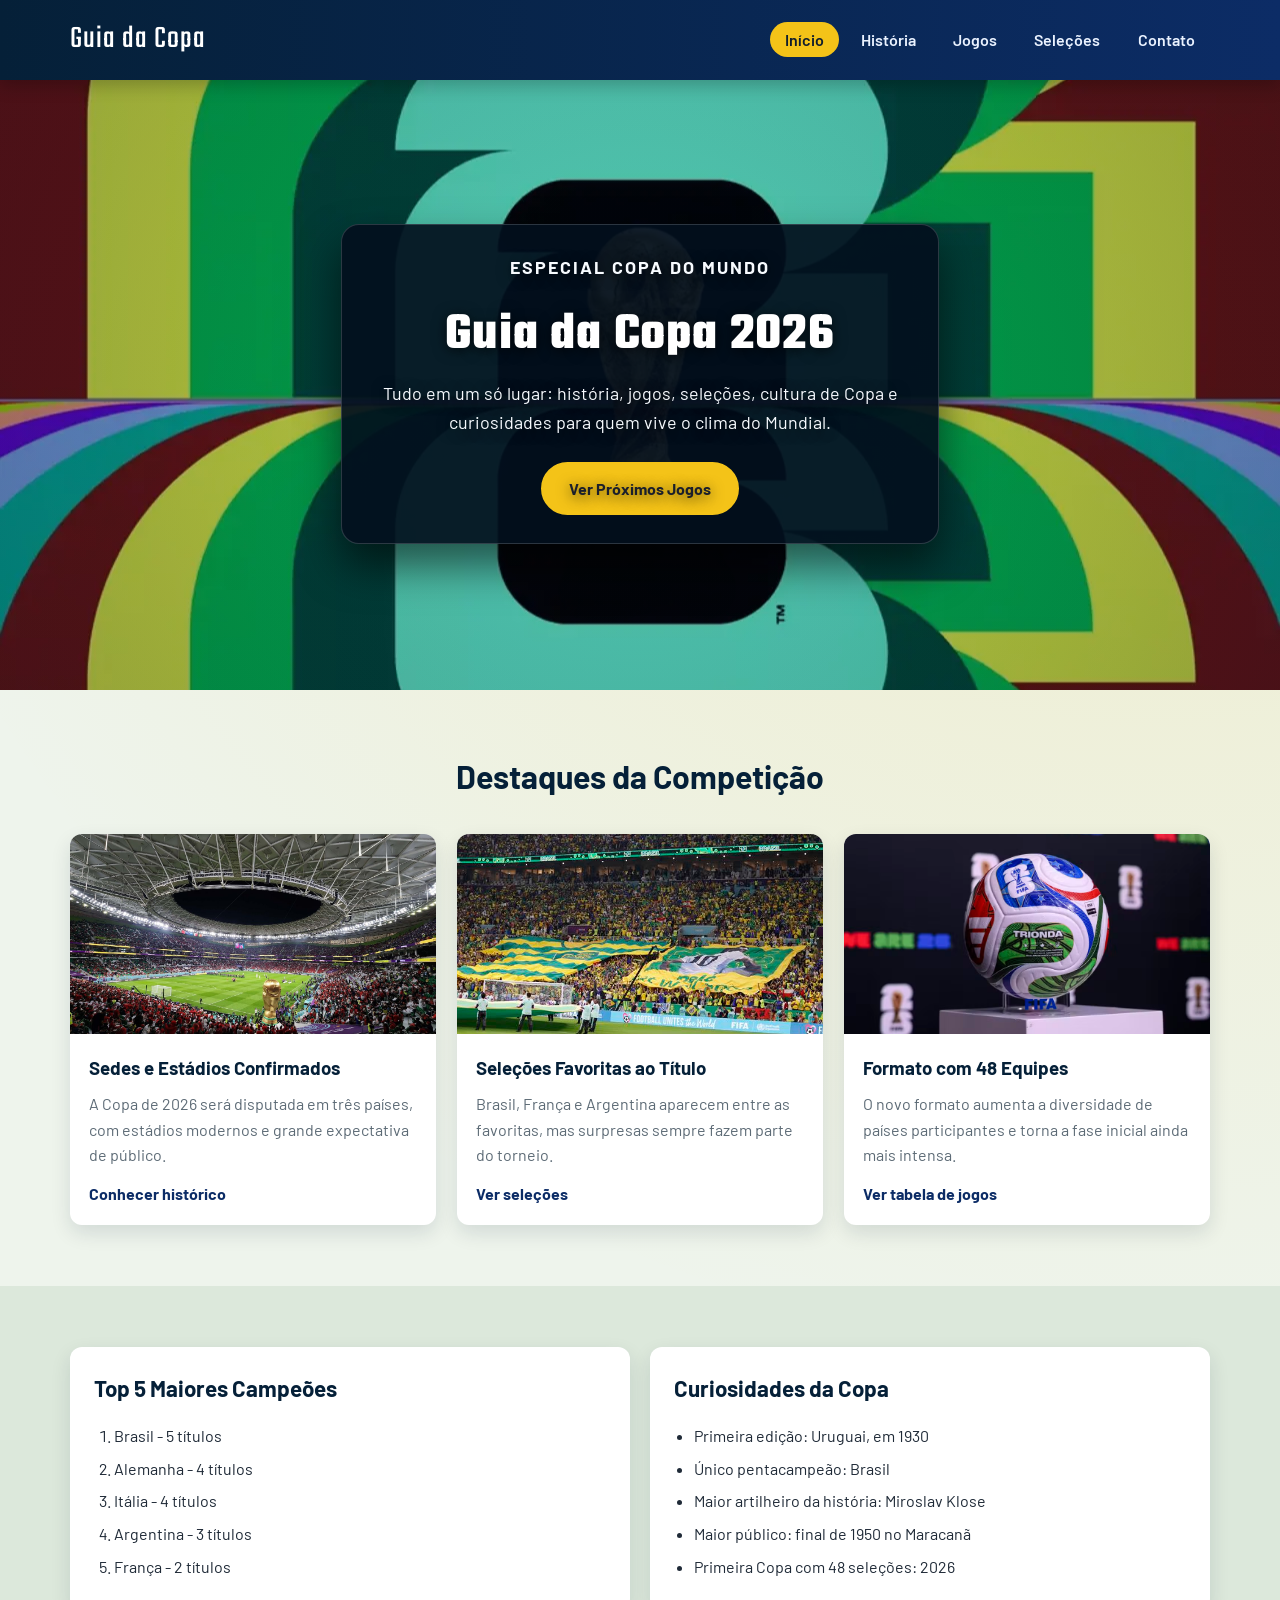
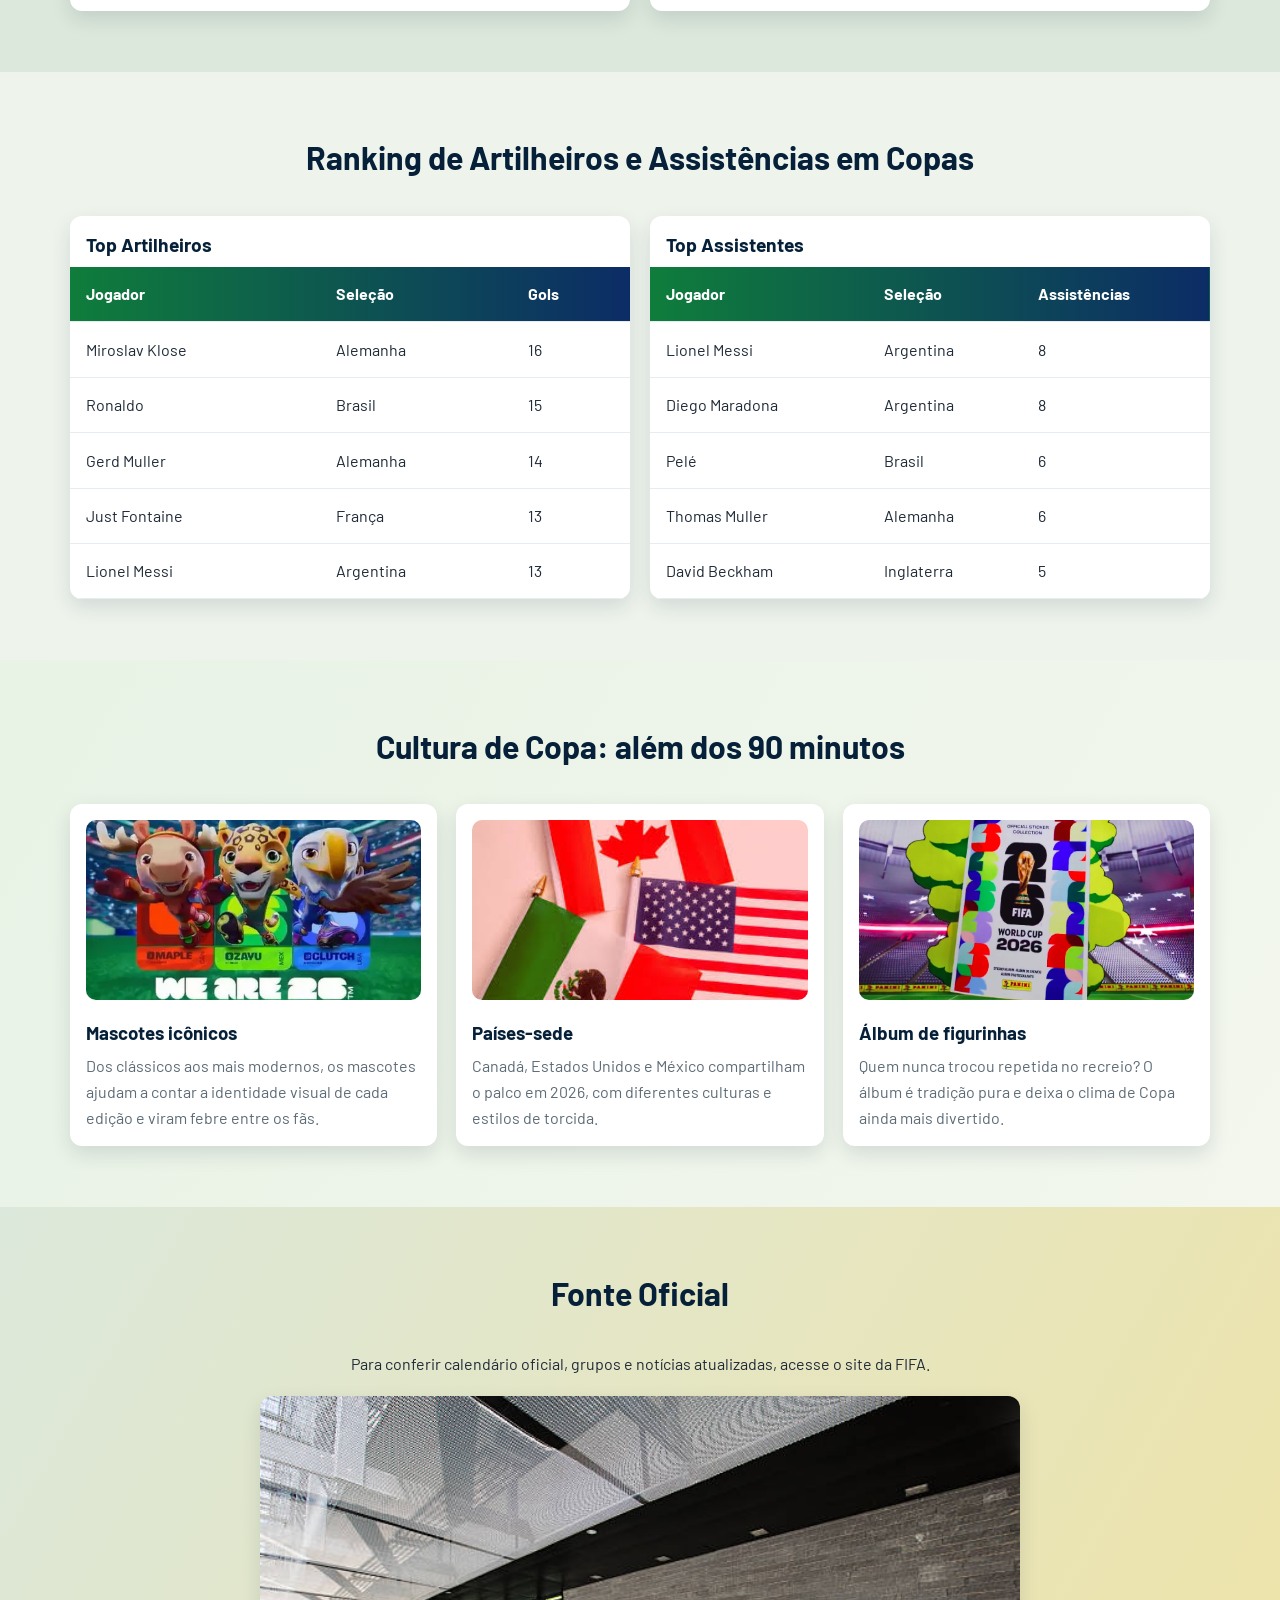
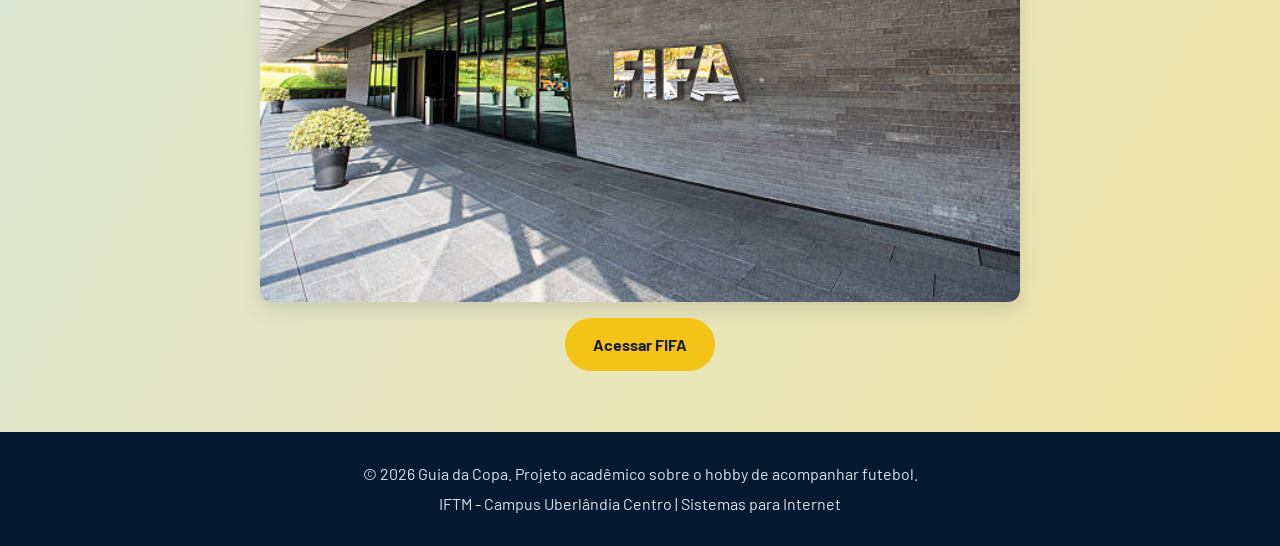
<file: index.html>
<!-- Página inicial do projeto | Tema: Copa do Mundo -->
<!-- Disciplina: Sistemas para Internet — IFTM Campus Uberlândia Centro -->
<!-- DOCTYPE obrigatório: define o documento como HTML5 -->
<!DOCTYPE html>
<html lang="pt-BR">
<head>
    <meta charset="UTF-8">
    <meta name="viewport" content="width=device-width, initial-scale=1.0">
    <title>Guia da Copa - Hobby Futebol</title>
    <link rel="icon" type="image/png" href="imagens/icon.png">
    <link rel="stylesheet" href="style.css">
    <link href="https://fonts.googleapis.com/css2?family=Barlow:wght@400;600;700;800&family=Teko:wght@500;700&display=swap" rel="stylesheet">
</head>
<body>

    <!-- Menu de navegação principal: links internos para todas as 5 páginas do site -->
    <!-- Uso de <header>, <nav> e <ul> para estrutura semântica sem excesso de divs -->
    <!-- A classe .ativo marca a página atual para o destaque visual no menu -->
    <header id="cabecalho">
        <nav class="navbar">
            <div class="logo">
                <a href="index.html">Guia da Copa</a>
            </div>
            <ul class="nav-links">
                <li><a href="index.html" class="ativo">Início</a></li>
                <li><a href="sobre.html">História</a></li>
                <li><a href="jogos.html">Jogos</a></li>
                <li><a href="selecoes.html">Seleções</a></li>
                <li><a href="contato.html">Contato</a></li>
            </ul>
        </nav>
    </header>

    <main>
        <!-- Hero principal: único <h1> da página, conforme hierarquia de headings -->
        <!-- Imagem de fundo definida via CSS em .hero com banner2.png -->
        <section class="hero hero-copa">
            <div class="hero-conteudo">
                <p class="kicker">Especial Copa do Mundo</p>
                <h1>Guia da Copa 2026</h1>
                <p>Tudo em um só lugar: história, jogos, seleções, cultura de Copa e curiosidades para quem vive o clima do Mundial.</p>
                <a href="jogos.html" class="btn">Ver Próximos Jogos</a>
            </div>
        </section>

        <!-- Seção de destaques: 3 cards usando <article> e <h3>.
             Cada imagem tem atributo alt (acessibilidade, requisito) e title (tooltip). -->
        <section class="artigos" id="destaques">
            <div class="container">
                <h2>Destaques da Competição</h2>
                <div class="grid-artigos">
                    <article class="card">
                        <img src="imagens/img_estadio_1.jpg" alt="Estadio lotado durante jogo da Copa do Mundo" title="Estadio lotado durante jogo da Copa do Mundo">
                        <div class="card-conteudo">
                            <h3>Sedes e Estádios Confirmados</h3>
                            <p>A Copa de 2026 será disputada em três países, com estádios modernos e grande expectativa de público.</p>
                            <a href="sobre.html" class="btn-link">Conhecer histórico</a>
                        </div>
                    </article>
                    <article class="card">
                        <img src="imagens/img1_torcida_5.jpeg" alt="Torcida comemorando em arquibancada de estadio" title="Torcida comemorando em arquibancada de estadio">
                        <div class="card-conteudo">
                            <h3>Seleções Favoritas ao Título</h3>
                            <p>Brasil, França e Argentina aparecem entre as favoritas, mas surpresas sempre fazem parte do torneio.</p>
                            <a href="selecoes.html" class="btn-link">Ver seleções</a>
                        </div>
                    </article>
                    <article class="card">
                        <img src="imagens/img_bola_oficial_6.avif" alt="Bola oficial da Copa" title="Bola oficial da Copa">
                        <div class="card-conteudo">
                            <h3>Formato com 48 Equipes</h3>
                            <p>O novo formato aumenta a diversidade de países participantes e torna a fase inicial ainda mais intensa.</p>
                            <a href="jogos.html" class="btn-link">Ver tabela de jogos</a>
                        </div>
                    </article>
                </div>
            </div>
        </section>

        <!-- Seção de listas: contém obrigatoriamente 1 lista ordenada <ol> e 1 não ordenada <ul> -->
        <section class="listas" id="listas">
            <div class="container lista-flex">
                <div class="lista-box">
                    <h2>Top 5 Maiores Campeões</h2>
                    <ol class="lista-ordenada">
                        <li>Brasil - 5 títulos</li>
                        <li>Alemanha - 4 títulos</li>
                        <li>Itália - 4 títulos</li>
                        <li>Argentina - 3 títulos</li>
                        <li>França - 2 títulos</li>
                    </ol>
                </div>

                <div class="lista-box">
                    <h2>Curiosidades da Copa</h2>
                    <ul class="lista-nao-ordenada">
                        <li>Primeira edição: Uruguai, em 1930</li>
                        <li>Único pentacampeão: Brasil</li>
                        <li>Maior artilheiro da história: Miroslav Klose</li>
                        <li>Maior público: final de 1950 no Maracanã</li>
                        <li>Primeira Copa com 48 seleções: 2026</li>
                    </ul>
                </div>
            </div>
        </section>

        <!-- Tabela estruturada com <thead>, <tbody>, <th> e <td> -->
        <!-- Duas tabelas lado a lado: artilheiros e assistências em Copas do Mundo -->
        <section class="tabela-section" id="ranking">
            <div class="container">
                <h2>Ranking de Artilheiros e Assistências em Copas</h2>
                <div class="ranking-grid">
                    <div class="tabela-wrapper">
                        <h3 class="subtitulo-tabela">Top Artilheiros</h3>
                        <table>
                            <thead>
                                <tr>
                                    <th>Jogador</th>
                                    <th>Seleção</th>
                                    <th>Gols</th>
                                </tr>
                            </thead>
                            <tbody>
                                <tr>
                                    <td>Miroslav Klose</td>
                                    <td>Alemanha</td>
                                    <td>16</td>
                                </tr>
                                <tr>
                                    <td>Ronaldo</td>
                                    <td>Brasil</td>
                                    <td>15</td>
                                </tr>
                                <tr>
                                    <td>Gerd Muller</td>
                                    <td>Alemanha</td>
                                    <td>14</td>
                                </tr>
                                <tr>
                                    <td>Just Fontaine</td>
                                    <td>França</td>
                                    <td>13</td>
                                </tr>
                                <tr>
                                    <td>Lionel Messi</td>
                                    <td>Argentina</td>
                                    <td>13</td>
                                </tr>
                            </tbody>
                        </table>
                    </div>

                    <div class="tabela-wrapper">
                        <h3 class="subtitulo-tabela">Top Assistentes</h3>
                        <table>
                            <thead>
                                <tr>
                                    <th>Jogador</th>
                                    <th>Seleção</th>
                                    <th>Assistências</th>
                                </tr>
                            </thead>
                            <tbody>
                                <tr>
                                    <td>Lionel Messi</td>
                                    <td>Argentina</td>
                                    <td>8</td>
                                </tr>
                                <tr>
                                    <td>Diego Maradona</td>
                                    <td>Argentina</td>
                                    <td>8</td>
                                </tr>
                                <tr>
                                    <td>Pelé</td>
                                    <td>Brasil</td>
                                    <td>6</td>
                                </tr>
                                <tr>
                                    <td>Thomas Muller</td>
                                    <td>Alemanha</td>
                                    <td>6</td>
                                </tr>
                                <tr>
                                    <td>David Beckham</td>
                                    <td>Inglaterra</td>
                                    <td>5</td>
                                </tr>
                            </tbody>
                        </table>
                    </div>
                </div>
            </div>
        </section>

        <section class="cultura-section" id="cultura">
            <div class="container">
                <h2>Cultura de Copa: além dos 90 minutos</h2>
                <div class="cultura-grid">
                    <article class="cultura-card">
                        <img src="imagens/mascotes.png" alt="Mascotes da Copa do Mundo 2026" title="Mascotes da Copa do Mundo 2026" class="cultura-img">
                        <h3>Mascotes icônicos</h3>
                        <p>Dos clássicos aos mais modernos, os mascotes ajudam a contar a identidade visual de cada edição e viram febre entre os fãs.</p>
                    </article>
                    <article class="cultura-card">
                        <img src="imagens/paises_sed.jpg" alt="Paises sede da Copa de 2026" title="Paises sede da Copa de 2026" class="cultura-img">
                        <h3>Países-sede</h3>
                        <p>Canadá, Estados Unidos e México compartilham o palco em 2026, com diferentes culturas e estilos de torcida.</p>
                    </article>
                    <article class="cultura-card">
                        <img src="imagens/album_figurinhas.png" alt="Album de figurinhas da Copa" title="Album de figurinhas da Copa" class="cultura-img">
                        <h3>Álbum de figurinhas</h3>
                        <p>Quem nunca trocou repetida no recreio? O álbum é tradição pura e deixa o clima de Copa ainda mais divertido.</p>
                    </article>
                </div>
            </div>
        </section>

        <!-- Link externo obrigatório: aponta para o site oficial da FIFA.
             Usa target="_blank" e rel="noopener noreferrer" por boas práticas de segurança. -->
        <section class="link-externo-section">
            <div class="container link-cta">
                <h2>Fonte Oficial</h2>
                <p>Para conferir calendário oficial, grupos e notícias atualizadas, acesse o site da FIFA.</p>
                <img src="imagens/img_fifa_10.jpg" alt="Sede oficial da FIFA" title="Sede oficial da FIFA" class="imagem-oficial">
                <a href="https://www.fifa.com/" target="_blank" rel="noopener noreferrer" class="btn">
                    Acessar FIFA
                </a>
            </div>
        </section>
    </main>

    <!-- Rodapé semântico com <footer>: identifica o projeto e a instituição -->
    <footer id="rodape">
        <p>&copy; 2026 Guia da Copa. Projeto acadêmico sobre o hobby de acompanhar futebol.</p>
        <p>IFTM - Campus Uberlândia Centro | Sistemas para Internet</p>
    </footer>

</body>
</html>
</file>
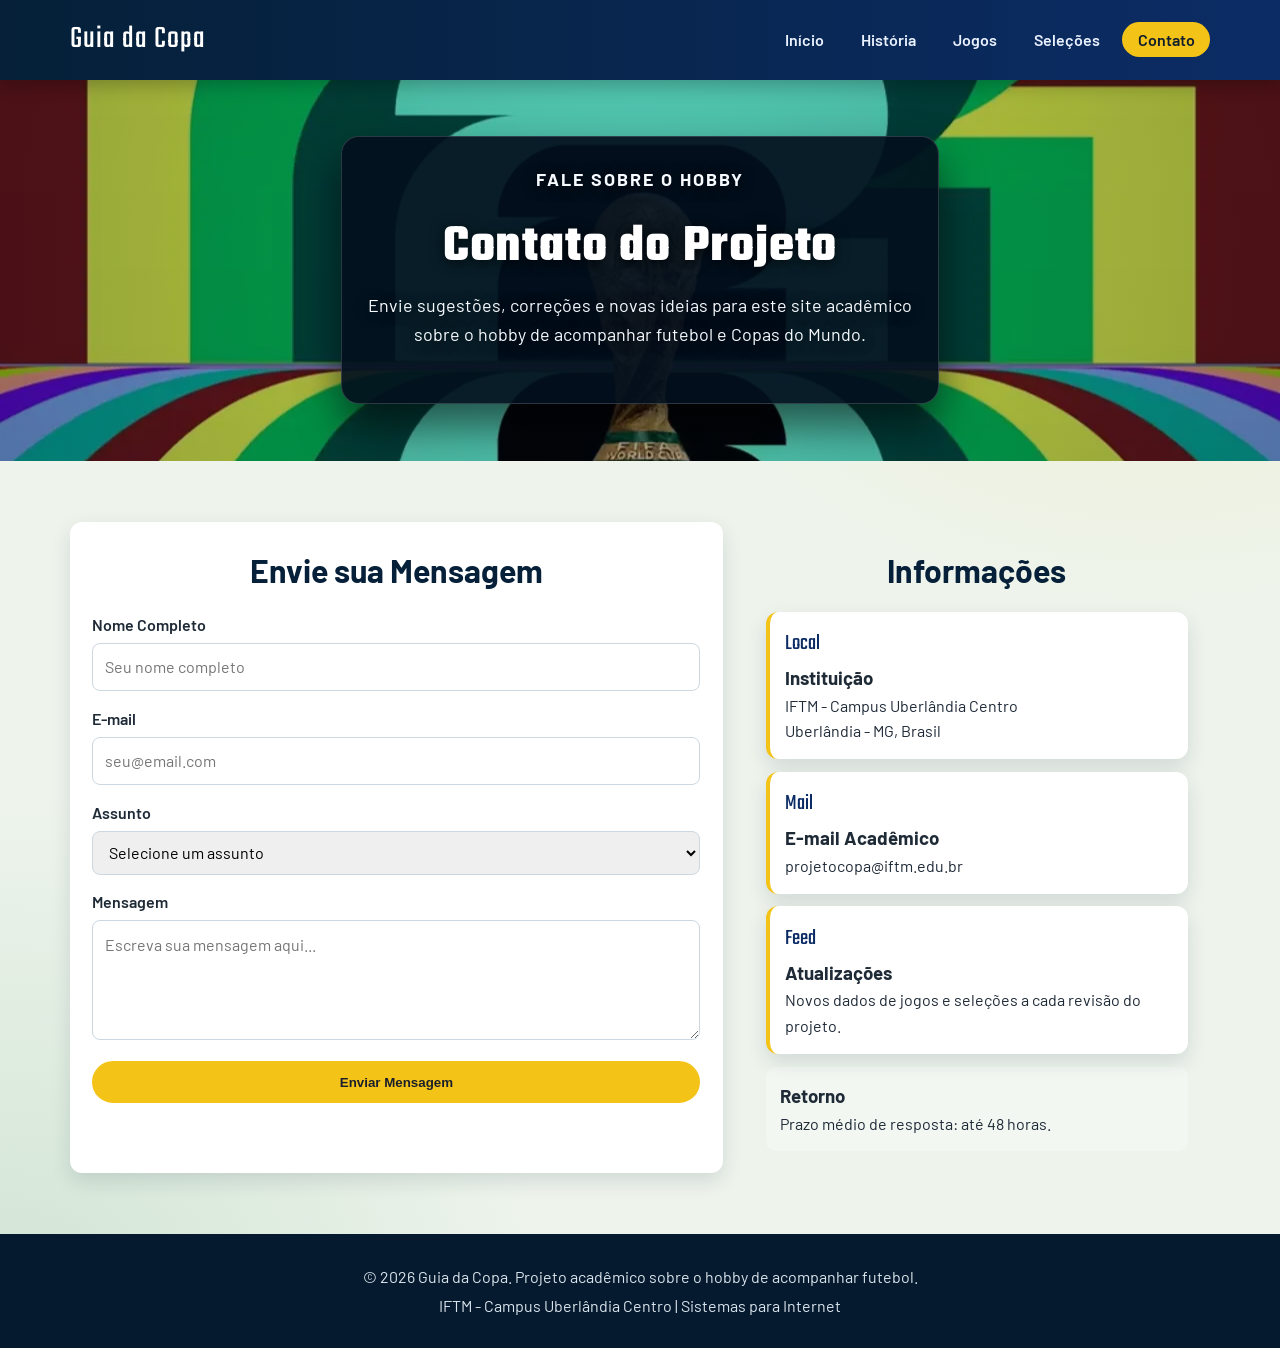
<file: contato.html>
<!-- Página de contato | Quinta página do site -->
<!-- Disciplina: Sistemas para Internet — IFTM Campus Uberlândia Centro -->
<!DOCTYPE html>
<html lang="pt-BR">
<head>
    <meta charset="UTF-8">
    <meta name="viewport" content="width=device-width, initial-scale=1.0">
    <title>Guia da Copa - Contato</title>
    <link rel="icon" type="image/png" href="imagens/icon.png">
    <link rel="stylesheet" href="style.css">
    <link href="https://fonts.googleapis.com/css2?family=Barlow:wght@400;600;700;800&family=Teko:wght@500;700&display=swap" rel="stylesheet">
</head>
<body>

    <!-- Menu de navegação: .ativo em "Contato" para indicar a página atual -->
    <header id="cabecalho">
        <nav class="navbar">
            <div class="logo">
                <a href="index.html">Guia da Copa</a>
            </div>
            <ul class="nav-links">
                <li><a href="index.html">Início</a></li>
                <li><a href="sobre.html">História</a></li>
                <li><a href="jogos.html">Jogos</a></li>
                <li><a href="selecoes.html">Seleções</a></li>
                <li><a href="contato.html" class="ativo">Contato</a></li>
            </ul>
        </nav>
    </header>

    <main>
        <section class="hero hero-pequeno">
            <div class="hero-conteudo">
                <p class="kicker">Fale sobre o hobby</p>
                <h1>Contato do Projeto</h1>
                <p>Envie sugestões, correções e novas ideias para este site acadêmico sobre o hobby de acompanhar futebol e Copas do Mundo.</p>
            </div>
        </section>

        <section class="contato-section">
            <div class="container contato-grid">
                <!-- Formulário de contato estilizado.
                     Campos: text, email, select, textarea e button — com validação via required. -->
                <div class="contato-form">
                    <h2>Envie sua Mensagem</h2>
                    <form id="formulario-contato">
                        <div class="form-grupo">
                            <label for="nome">Nome Completo</label>
                            <input type="text" id="nome" name="nome" placeholder="Seu nome completo" required>
                        </div>
                        <div class="form-grupo">
                            <label for="email">E-mail</label>
                            <input type="email" id="email" name="email" placeholder="seu@email.com" required>
                        </div>
                        <div class="form-grupo">
                            <label for="assunto">Assunto</label>
                            <select id="assunto" name="assunto" required>
                                <option value="">Selecione um assunto</option>
                                <option value="correcao">Correção de informação</option>
                                <option value="sugestao">Sugestão de conteúdo</option>
                                <option value="colaboracao">Quero colaborar</option>
                                <option value="outro">Outro</option>
                            </select>
                        </div>
                        <div class="form-grupo">
                            <label for="mensagem">Mensagem</label>
                            <textarea id="mensagem" name="mensagem" placeholder="Escreva sua mensagem aqui..." required></textarea>
                        </div>
                        <button type="submit" class="btn btn-enviar">Enviar Mensagem</button>
                        <p id="status-msg" style="display:none; margin-top:10px; text-align:center;"></p>
                    </form>
                </div>

                <!-- <aside> para informações complementares: elemento semântico para conteúdo lateral -->
                <aside class="contato-info">
                    <h2>Informações</h2>
                    <ul class="info-lista">
                        <li>
                            <span class="info-icone">Local</span>
                            <div>
                                <h3>Instituição</h3>
                                <p>IFTM - Campus Uberlândia Centro<br>Uberlândia - MG, Brasil</p>
                            </div>
                        </li>
                        <li>
                            <span class="info-icone">Mail</span>
                            <div>
                                <h3>E-mail Acadêmico</h3>
                                <p>projetocopa@iftm.edu.br</p>
                            </div>
                        </li>
                        <li>
                            <span class="info-icone">Feed</span>
                            <div>
                                <h3>Atualizações</h3>
                                <p>Novos dados de jogos e seleções a cada revisão do projeto.</p>
                            </div>
                        </li>
                    </ul>
                    <div class="contato-horario">
                        <h3>Retorno</h3>
                        <p>Prazo médio de resposta: até 48 horas.</p>
                    </div>
                </aside>
            </div>
        </section>
    </main>

    <!-- Rodapé semântico consistente em todas as páginas -->
    <footer id="rodape">
        <p>&copy; 2026 Guia da Copa. Projeto acadêmico sobre o hobby de acompanhar futebol.</p>
        <p>IFTM - Campus Uberlândia Centro | Sistemas para Internet</p>
    </footer>

    <!-- Simulação de envio do formulário -->
    <script>
        document.getElementById("formulario-contato").addEventListener("submit", function(e) {
            e.preventDefault();
            const statusMsg = document.getElementById("status-msg");
            statusMsg.style.display = "block";
            statusMsg.textContent = "Formulário enviado com sucesso!";
            statusMsg.style.color = "#0f7d3b";
            document.getElementById("formulario-contato").reset();
            setTimeout(() => { statusMsg.style.display = "none"; }, 4000);
        });
    </script>

</body>
</html>
</file>
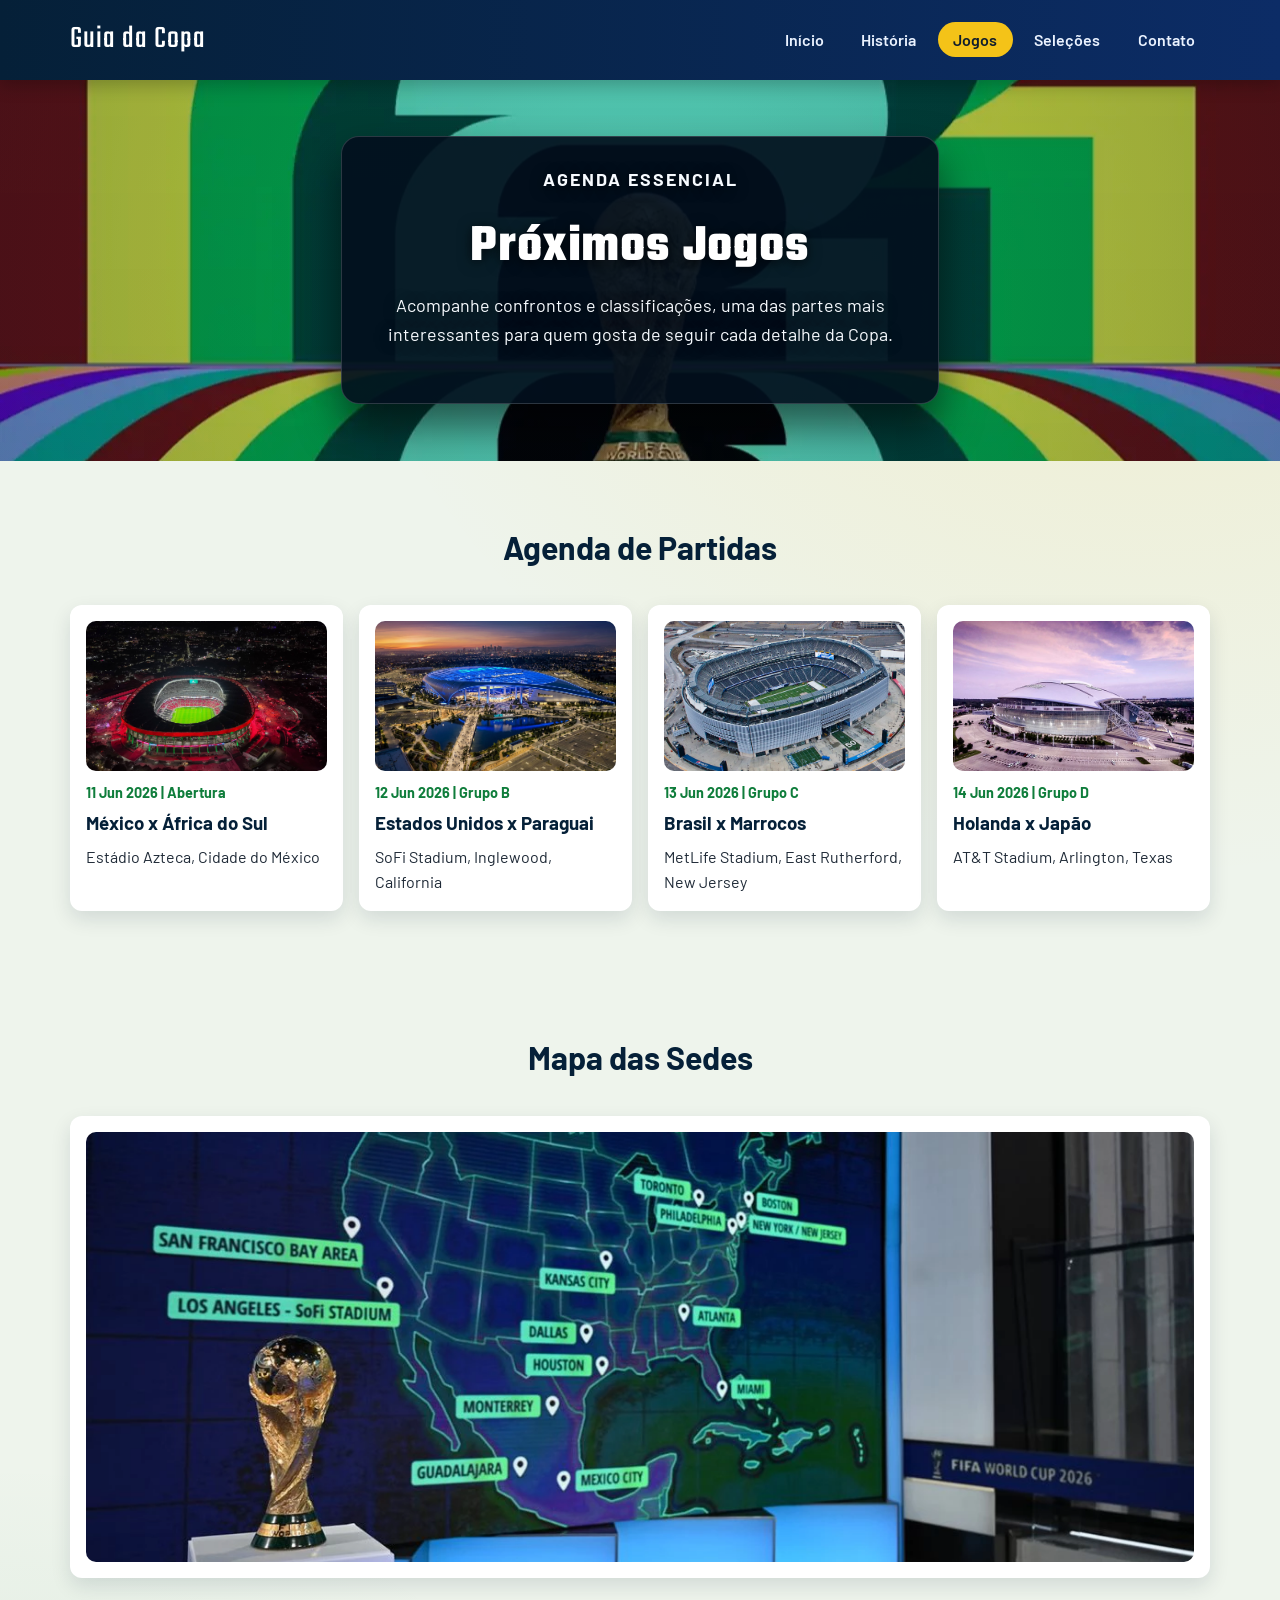
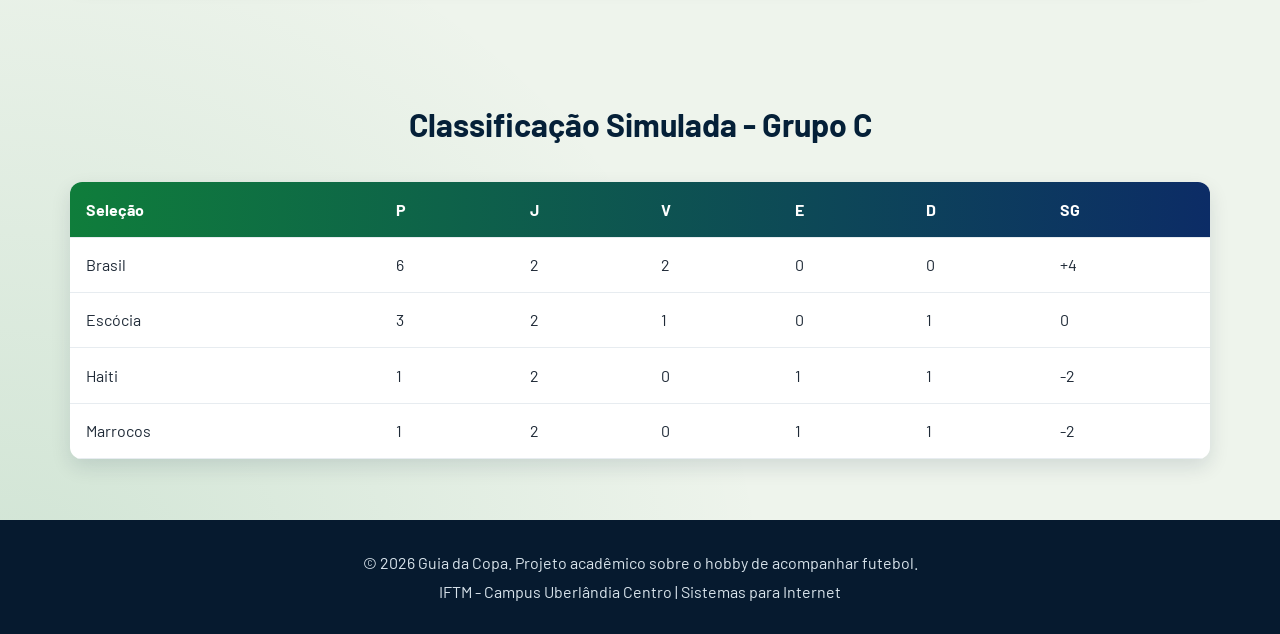
<file: jogos.html>
<!-- Página de jogos e estádios | Terceira página do site -->
<!-- Disciplina: Sistemas para Internet — IFTM Campus Uberlândia Centro -->
<!DOCTYPE html>
<html lang="pt-BR">
<head>
    <meta charset="UTF-8">
    <meta name="viewport" content="width=device-width, initial-scale=1.0">
    <title>Guia da Copa - Jogos</title>
    <link rel="icon" type="image/png" href="imagens/icon.png">
    <link rel="stylesheet" href="style.css">
    <link href="https://fonts.googleapis.com/css2?family=Barlow:wght@400;600;700;800&family=Teko:wght@500;700&display=swap" rel="stylesheet">
</head>
<body>

    <!-- Menu de navegação: .ativo em "Jogos" para indicar a página atual -->
    <header id="cabecalho">
        <nav class="navbar">
            <div class="logo">
                <a href="index.html">Guia da Copa</a>
            </div>
            <ul class="nav-links">
                <li><a href="index.html">Início</a></li>
                <li><a href="sobre.html">História</a></li>
                <li><a href="jogos.html" class="ativo">Jogos</a></li>
                <li><a href="selecoes.html">Seleções</a></li>
                <li><a href="contato.html">Contato</a></li>
            </ul>
        </nav>
    </header>

    <main>
        <section class="hero hero-pequeno">
            <div class="hero-conteudo">
                <p class="kicker">Agenda Essencial</p>
                <h1>Próximos Jogos</h1>
                <p>Acompanhe confrontos e classificações, uma das partes mais interessantes para quem gosta de seguir cada detalhe da Copa.</p>
            </div>
        </section>

        <!-- Cards de estádios com <article>, <h3> e imagens com alt e title -->
        <section class="jogos-section">
            <div class="container">
                <h2>Agenda de Partidas</h2>
                <div class="jogos-grid">
                    <article class="jogo-card">
                        <img src="imagens/im1_estadio_azteca_4.jpg" alt="Vista do Estadio Azteca" title="Vista do Estadio Azteca" class="jogo-img">
                        <p class="jogo-data">11 Jun 2026 | Abertura</p>
                        <h3>México x África do Sul</h3>
                        <p>Estádio Azteca, Cidade do México</p>
                    </article>
                    <article class="jogo-card">
                        <img src="imagens/img3_estadio_sofi_4.jpeg" alt="Vista do SoFi Stadium" title="Vista do SoFi Stadium" class="jogo-img">
                        <p class="jogo-data">12 Jun 2026 | Grupo B</p>
                        <h3>Estados Unidos x Paraguai</h3>
                        <p>SoFi Stadium, Inglewood, California</p>
                    </article>
                    <article class="jogo-card">
                        <img src="imagens/im2_estadio_metlife_4.jpg" alt="Vista do MetLife Stadium" title="Vista do MetLife Stadium" class="jogo-img">
                        <p class="jogo-data">13 Jun 2026 | Grupo C</p>
                        <h3>Brasil x Marrocos</h3>
                        <p>MetLife Stadium, East Rutherford, New Jersey</p>
                    </article>
                    <article class="jogo-card">
                        <img src="imagens/im4_estadio_at&t_4.jpg" alt="Vista do AT&T Stadium" title="Vista do AT&T Stadium" class="jogo-img">
                        <p class="jogo-data">14 Jun 2026 | Grupo D</p>
                        <h3>Holanda x Japão</h3>
                        <p>AT&T Stadium, Arlington, Texas</p>
                    </article>
                </div>
            </div>
        </section>

        <section class="tabela-section">
            <div class="container">
                <h2>Mapa das Sedes</h2>
                <div class="mapa-box">
                    <img src="imagens/mapa_sedes_3.jpg" alt="Mapa com as sedes da Copa de 2026 em Canada, Estados Unidos e Mexico" title="Mapa com as sedes da Copa de 2026 em Canada, Estados Unidos e Mexico" class="mapa-img">
                </div>
            </div>
        </section>

        <!-- Tabela de classificação: uso correto de <table>, <thead>, <tbody>, <th> e <td> -->
        <section class="tabela-section">
            <div class="container">
                <h2>Classificação Simulada - Grupo C</h2>
                <div class="tabela-wrapper">
                    <table>
                        <thead>
                            <tr>
                                <th>Seleção</th>
                                <th>P</th>
                                <th>J</th>
                                <th>V</th>
                                <th>E</th>
                                <th>D</th>
                                <th>SG</th>
                            </tr>
                        </thead>
                        <tbody>
                            <tr>
                                <td>Brasil</td>
                                <td>6</td>
                                <td>2</td>
                                <td>2</td>
                                <td>0</td>
                                <td>0</td>
                                <td>+4</td>
                            </tr>
                            <tr>
                                <td>Escócia</td>
                                <td>3</td>
                                <td>2</td>
                                <td>1</td>
                                <td>0</td>
                                <td>1</td>
                                <td>0</td>
                            </tr>
                            <tr>
                                <td>Haiti</td>
                                <td>1</td>
                                <td>2</td>
                                <td>0</td>
                                <td>1</td>
                                <td>1</td>
                                <td>-2</td>
                            </tr>
                            <tr>
                                <td>Marrocos</td>
                                <td>1</td>
                                <td>2</td>
                                <td>0</td>
                                <td>1</td>
                                <td>1</td>
                                <td>-2</td>
                            </tr>
                        </tbody>
                    </table>
                </div>
            </div>
        </section>
    </main>

    <!-- Rodapé semântico consistente em todas as páginas -->
    <footer id="rodape">
        <p>&copy; 2026 Guia da Copa. Projeto acadêmico sobre o hobby de acompanhar futebol.</p>
        <p>IFTM - Campus Uberlândia Centro | Sistemas para Internet</p>
    </footer>

</body>
</html>
</file>
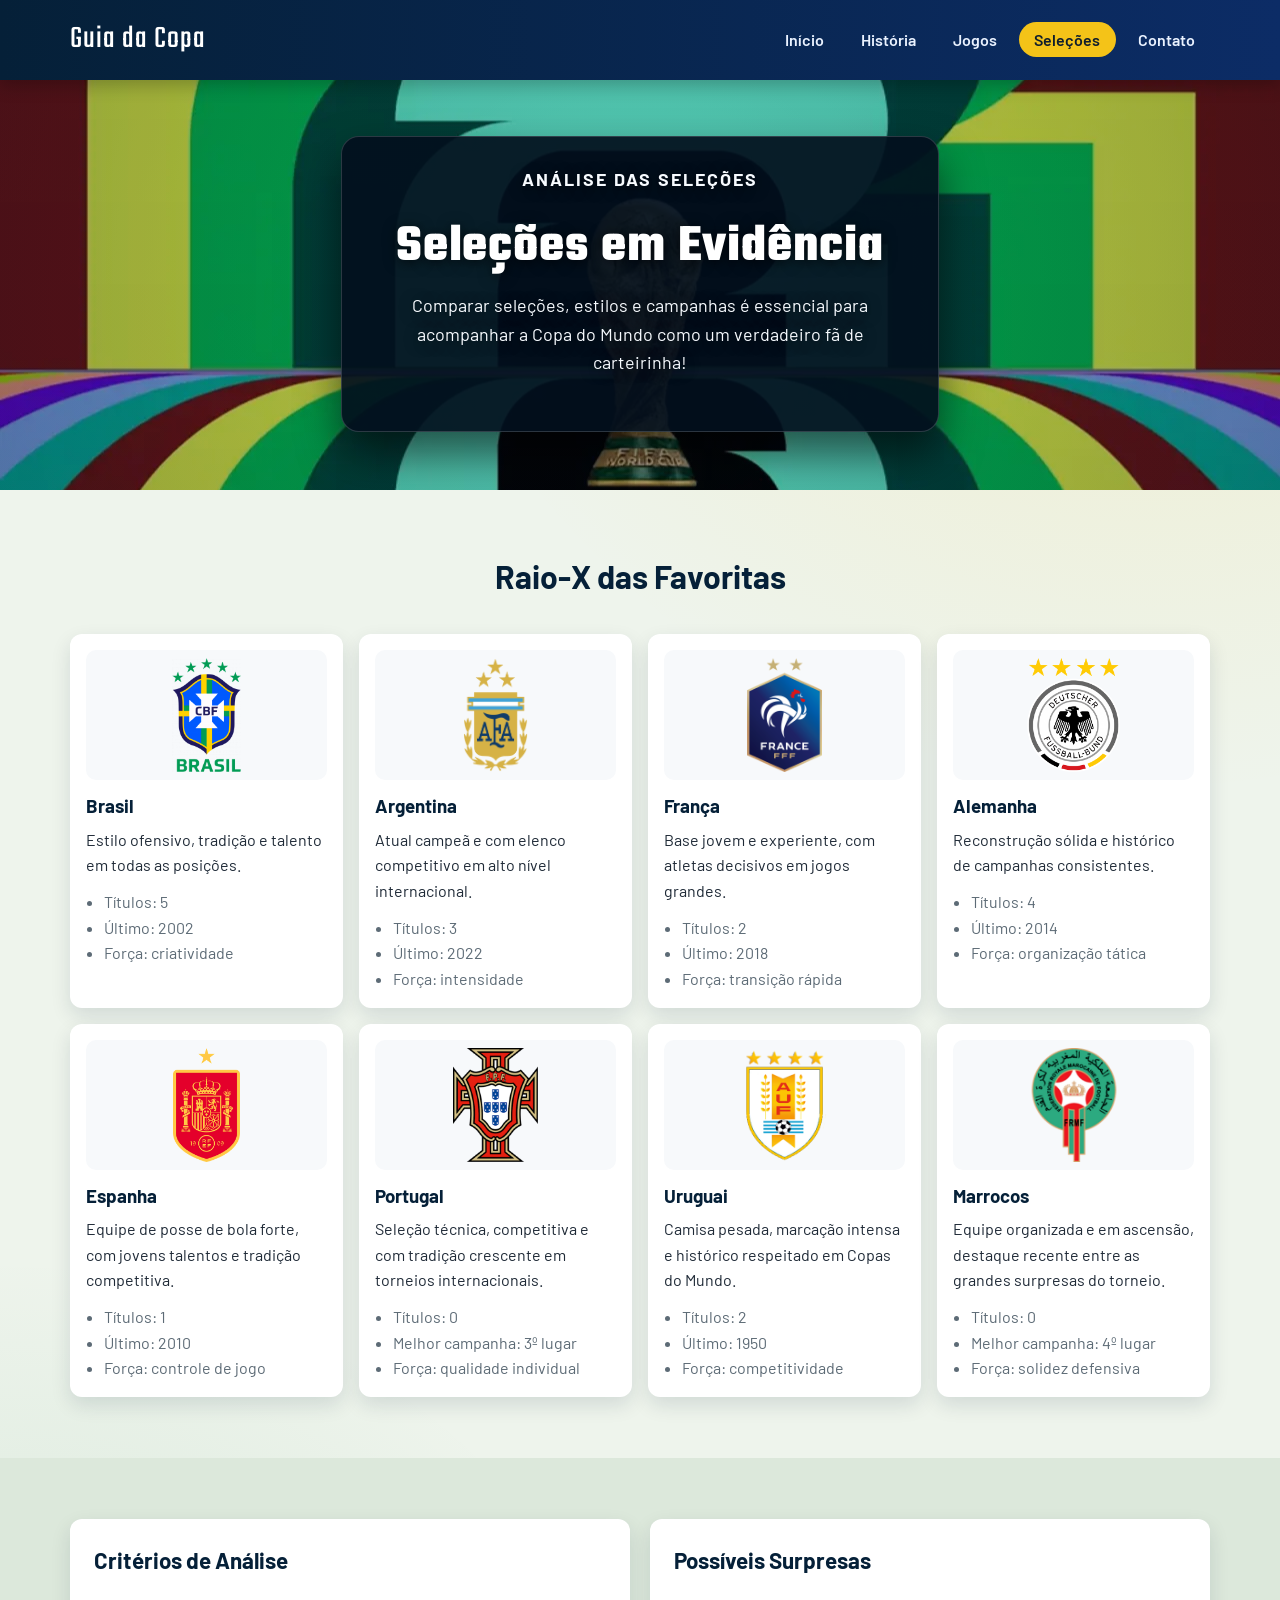
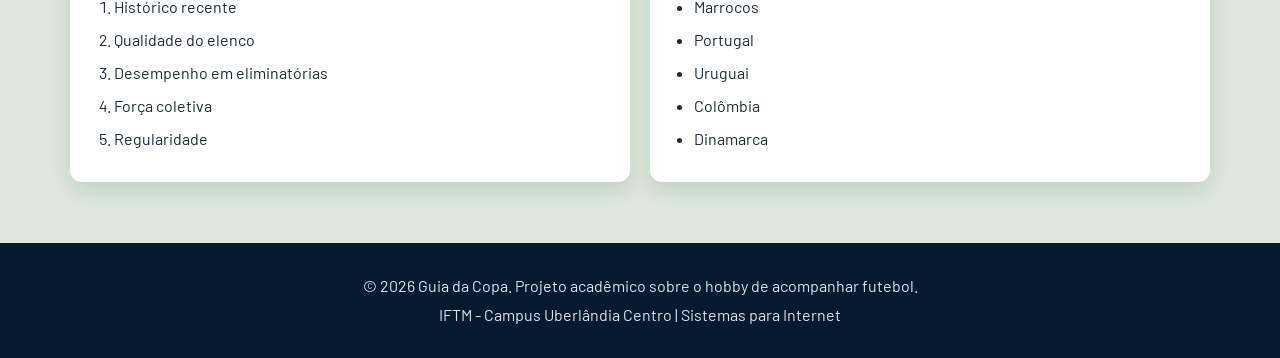
<file: selecoes.html>
<!-- Página de seleções | Quarta página do site -->
<!-- Disciplina: Sistemas para Internet — IFTM Campus Uberlândia Centro -->
<!DOCTYPE html>
<html lang="pt-BR">
<head>
    <meta charset="UTF-8">
    <meta name="viewport" content="width=device-width, initial-scale=1.0">
    <title>Guia da Copa - Seleções</title>
    <link rel="icon" type="image/png" href="imagens/icon.png">
    <link rel="stylesheet" href="style.css">
    <link href="https://fonts.googleapis.com/css2?family=Barlow:wght@400;600;700;800&family=Teko:wght@500;700&display=swap" rel="stylesheet">
</head>
<body>

    <!-- Menu de navegação: .ativo em "Seleções" para indicar a página atual -->
    <header id="cabecalho">
        <nav class="navbar">
            <div class="logo">
                <a href="index.html">Guia da Copa</a>
            </div>
            <ul class="nav-links">
                <li><a href="index.html">Início</a></li>
                <li><a href="sobre.html">História</a></li>
                <li><a href="jogos.html">Jogos</a></li>
                <li><a href="selecoes.html" class="ativo">Seleções</a></li>
                <li><a href="contato.html">Contato</a></li>
            </ul>
        </nav>
    </header>

    <main>
        <section class="hero hero-pequeno">
            <div class="hero-conteudo">
                <p class="kicker">Análise das seleções</p>
                <h1>Seleções em Evidência</h1>
                <p>Comparar seleções, estilos e campanhas é essencial para acompanhar a Copa do Mundo como um verdadeiro fã de carteirinha!</p>
            </div>
        </section>

        <!-- Cards de seleções com <article>, <h3> e escudos com alt e title  -->
        <section class="selecoes-section">
            <div class="container">
                <h2>Raio-X das Favoritas</h2>
                <div class="selecoes-grid">
                    <article class="selecao-card">
                        <img src="imagens/img1_brasil_7.png" alt="Escudo da selecao brasileira" title="Escudo da selecao brasileira" class="selecao-img">
                        <h3>Brasil</h3>
                        <p>Estilo ofensivo, tradição e talento em todas as posições.</p>
                        <ul>
                            <li>Títulos: 5</li>
                            <li>Último: 2002</li>
                            <li>Força: criatividade</li>
                        </ul>
                    </article>
                    <article class="selecao-card">
                        <img src="imagens/img2_argentina_7.png" alt="Escudo da selecao argentina" title="Escudo da selecao argentina" class="selecao-img">
                        <h3>Argentina</h3>
                        <p>Atual campeã e com elenco competitivo em alto nível internacional.</p>
                        <ul>
                            <li>Títulos: 3</li>
                            <li>Último: 2022</li>
                            <li>Força: intensidade</li>
                        </ul>
                    </article>
                    <article class="selecao-card">
                        <img src="imagens/img3_franca_7.png" alt="Escudo da selecao francesa" title="Escudo da selecao francesa" class="selecao-img">
                        <h3>França</h3>
                        <p>Base jovem e experiente, com atletas decisivos em jogos grandes.</p>
                        <ul>
                            <li>Títulos: 2</li>
                            <li>Último: 2018</li>
                            <li>Força: transição rápida</li>
                        </ul>
                    </article>
                    <article class="selecao-card">
                        <img src="imagens/img4_alemanha_7.png" alt="Escudo da selecao alemã" title="Escudo da selecao alemã" class="selecao-img">
                        <h3>Alemanha</h3>
                        <p>Reconstrução sólida e histórico de campanhas consistentes.</p>
                        <ul>
                            <li>Títulos: 4</li>
                            <li>Último: 2014</li>
                            <li>Força: organização tática</li>
                        </ul>
                    </article>
                    <article class="selecao-card">
                        <img src="imagens/img5_espanha_7.png" alt="Escudo da selecao espanhola" title="Escudo da selecao espanhola" class="selecao-img">
                        <h3>Espanha</h3>
                        <p>Equipe de posse de bola forte, com jovens talentos e tradição competitiva.</p>
                        <ul>
                            <li>Títulos: 1</li>
                            <li>Último: 2010</li>
                            <li>Força: controle de jogo</li>
                        </ul>
                    </article>
                    <article class="selecao-card">
                        <img src="imagens/img6_portugal_7.png" alt="Escudo da selecao portuguesa" title="Escudo da selecao portuguesa" class="selecao-img">
                        <h3>Portugal</h3>
                        <p>Seleção técnica, competitiva e com tradição crescente em torneios internacionais.</p>
                        <ul>
                            <li>Títulos: 0</li>
                            <li>Melhor campanha: 3º lugar</li>
                            <li>Força: qualidade individual</li>
                        </ul>
                    </article>
                    <article class="selecao-card">
                        <img src="imagens/img7_uruguai_7.png" alt="Escudo da selecao uruguaia" title="Escudo da selecao uruguaia" class="selecao-img">
                        <h3>Uruguai</h3>
                        <p>Camisa pesada, marcação intensa e histórico respeitado em Copas do Mundo.</p>
                        <ul>
                            <li>Títulos: 2</li>
                            <li>Último: 1950</li>
                            <li>Força: competitividade</li>
                        </ul>
                    </article>
                    <article class="selecao-card">
                        <img src="imagens/img8_marrocos_7.png" alt="Escudo da selecao marroquina" title="Escudo da selecao marroquina" class="selecao-img">
                        <h3>Marrocos</h3>
                        <p>Equipe organizada e em ascensão, destaque recente entre as grandes surpresas do torneio.</p>
                        <ul>
                            <li>Títulos: 0</li>
                            <li>Melhor campanha: 4º lugar</li>
                            <li>Força: solidez defensiva</li>
                        </ul>
                    </article>
                </div>
            </div>
        </section>

        <!-- Seção extra de listas: <ol> com critérios de análise e <ul> com possíveis surpresas. -->
        <section class="listas">
            <div class="container lista-flex">
                <div class="lista-box">
                    <h2>Critérios de Análise</h2>
                    <ol class="lista-ordenada">
                        <li>Histórico recente</li>
                        <li>Qualidade do elenco</li>
                        <li>Desempenho em eliminatórias</li>
                        <li>Força coletiva</li>
                        <li>Regularidade</li>
                    </ol>
                </div>
                <div class="lista-box">
                    <h2>Possíveis Surpresas</h2>
                    <ul class="lista-nao-ordenada">
                        <li>Marrocos</li>
                        <li>Portugal</li>
                        <li>Uruguai</li>
                        <li>Colômbia</li>
                        <li>Dinamarca</li>
                    </ul>
                </div>
            </div>
        </section>
    </main>

    <!-- Rodapé semântico consistente em todas as páginas -->
    <footer id="rodape">
        <p>&copy; 2026 Guia da Copa. Projeto acadêmico sobre o hobby de acompanhar futebol.</p>
        <p>IFTM - Campus Uberlândia Centro | Sistemas para Internet</p>
    </footer>

</body>
</html>
</file>
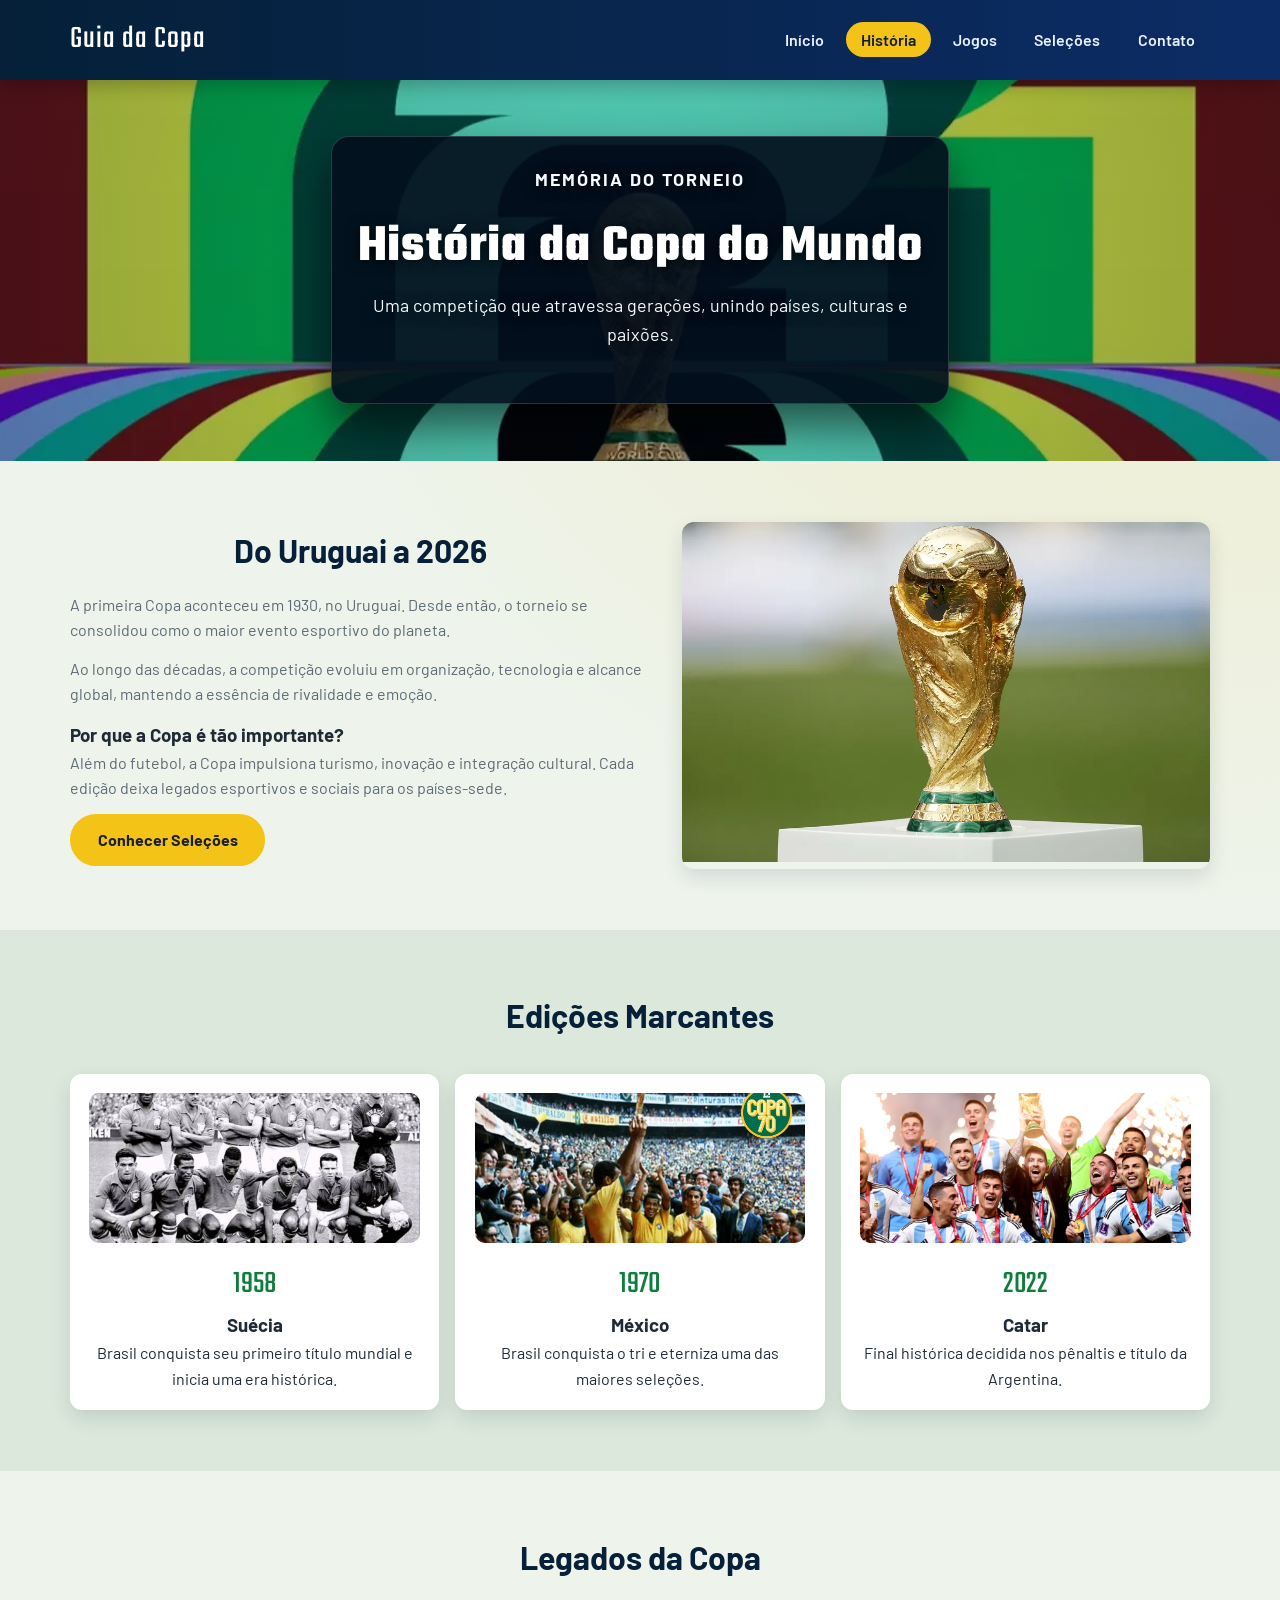
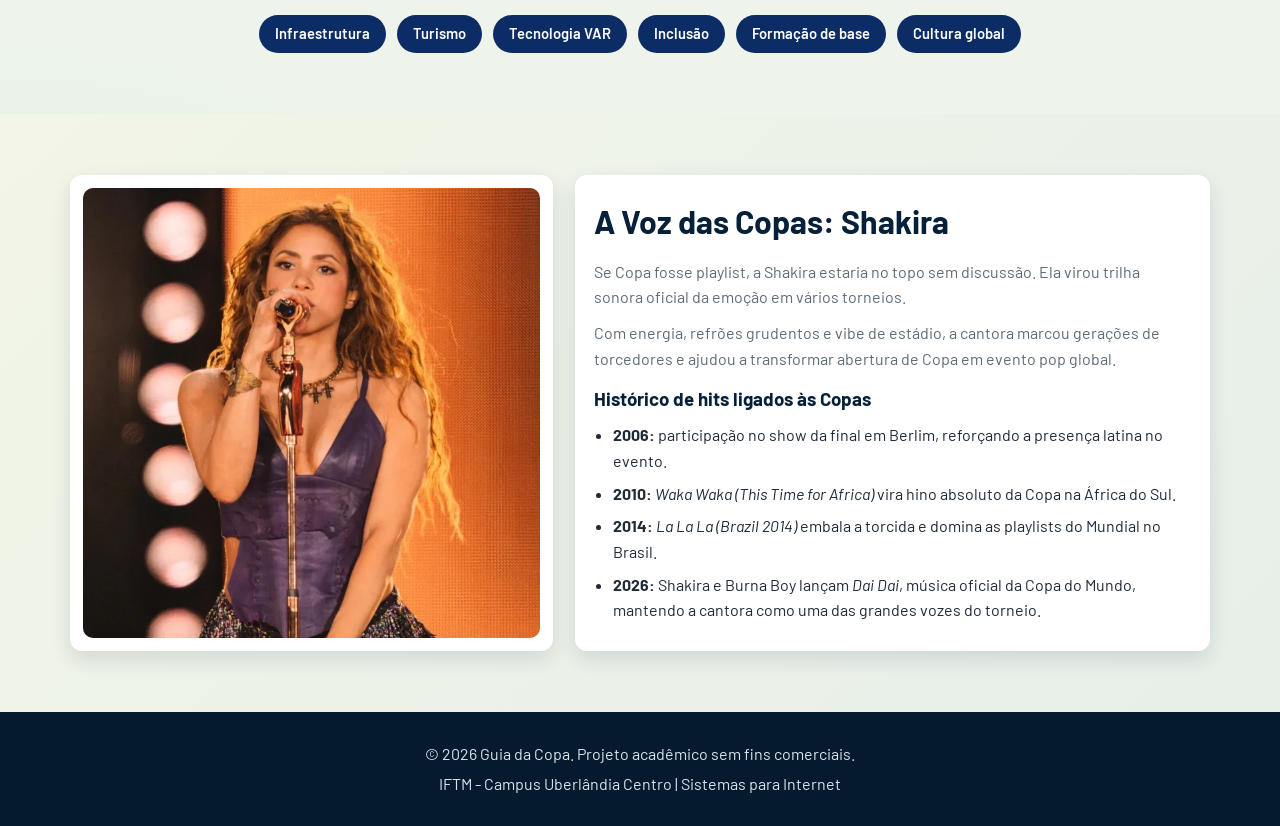
<file: sobre.html>
<!-- Página de história | Segunda página do site, vinculada pelo menu de navegação -->
<!-- Disciplina: Sistemas para Internet — IFTM Campus Uberlândia Centro -->
<!DOCTYPE html>
<html lang="pt-BR">
<head>
    <meta charset="UTF-8">
    <meta name="viewport" content="width=device-width, initial-scale=1.0">
    <title>Guia da Copa - História</title>
    <link rel="icon" type="image/png" href="imagens/icon.png">
    <link rel="stylesheet" href="style.css">
    <link href="https://fonts.googleapis.com/css2?family=Barlow:wght@400;600;700;800&family=Teko:wght@500;700&display=swap" rel="stylesheet">
</head>
<body>

    <!-- Menu de navegação replicado em todas as páginas para manter a navegação interna funcional -->
    <header id="cabecalho">
        <nav class="navbar">
            <div class="logo">
                <a href="index.html">Guia da Copa</a>
            </div>
            <ul class="nav-links">
                <li><a href="index.html">Início</a></li>
                <li><a href="sobre.html" class="ativo">História</a></li>
                <li><a href="jogos.html">Jogos</a></li>
                <li><a href="selecoes.html">Seleções</a></li>
                <li><a href="contato.html">Contato</a></li>
            </ul>
        </nav>
    </header>

    <main>
        <!-- Hero reduzido: cada página interna usa .hero-pequeno com altura menor que a home -->
        <!-- <h1> único da página, mantendo a hierarquia correta de headings -->
        <section class="hero hero-pequeno">
            <div class="hero-conteudo">
                <p class="kicker">Memória do Torneio</p>
                <h1>História da Copa do Mundo</h1>
                <p>Uma competição que atravessa gerações, unindo países, culturas e paixões.</p>
            </div>
        </section>

        <!-- Seção de texto + imagem: uso de <h2> e <h3> dentro do fluxo correto de headings.
             Imagem do troféu com alt descritivo e title para tooltip. -->
        <section class="sobre-historia">
            <div class="container sobre-grid">
                <div class="sobre-texto">
                    <h2>Do Uruguai a 2026</h2>
                    <p>A primeira Copa aconteceu em 1930, no Uruguai. Desde então, o torneio se consolidou como o maior evento esportivo do planeta.</p>
                    <p>Ao longo das décadas, a competição evoluiu em organização, tecnologia e alcance global, mantendo a essência de rivalidade e emoção.</p>
                    <h3>Por que a Copa é tão importante?</h3>
                    <p>Além do futebol, a Copa impulsiona turismo, inovação e integração cultural. Cada edição deixa legados esportivos e sociais para os países-sede.</p>
                    <a href="selecoes.html" class="btn">Conhecer Seleções</a>
                </div>
                <div class="sobre-imagem">
                    <img src="imagens/trofeu_copa_2.png" alt="Trofeu da Copa do Mundo em destaque" title="Trofeu da Copa do Mundo em destaque">
                </div>
            </div>
        </section>

        <!-- Edições marcantes: 3 cards com imagem histórica, <article>, <h3> e texto descritivo.
             Imagens com alt e title -->
        <section class="missao-section">
            <div class="container">
                <h2>Edições Marcantes</h2>
                <div class="missao-grid">
                    <article class="missao-card">
                        <img src="imagens/img1_copa58_8.jpg" alt="Registro historico da Copa de 1958" title="Registro historico da Copa de 1958" class="timeline-img">
                        <span class="icone">1958</span>
                        <h3>Suécia</h3>
                        <p>Brasil conquista seu primeiro título mundial e inicia uma era histórica.</p>
                    </article>
                    <article class="missao-card">
                        <img src="imagens/img2_copa70_8.jpg" alt="Registro historico da Copa de 1970" title="Registro historico da Copa de 1970" class="timeline-img">
                        <span class="icone">1970</span>
                        <h3>México</h3>
                        <p>Brasil conquista o tri e eterniza uma das maiores seleções.</p>
                    </article>
                    <article class="missao-card">
                        <img src="imagens/img3_copa22_8.jpg" alt="Registro historico da Copa de 2022" title="Registro historico da Copa de 2022" class="timeline-img">
                        <span class="icone">2022</span>
                        <h3>Catar</h3>
                        <p>Final histórica decidida nos pênaltis e título da Argentina.</p>
                    </article>
                </div>
            </div>
        </section>

        <section class="tecnologias-section">
            <div class="container">
                <h2>Legados da Copa</h2>
                <div class="tech-lista">
                    <span class="tech-tag">Infraestrutura</span>
                    <span class="tech-tag">Turismo</span>
                    <span class="tech-tag">Tecnologia VAR</span>
                    <span class="tech-tag">Inclusão</span>
                    <span class="tech-tag">Formação de base</span>
                    <span class="tech-tag">Cultura global</span>
                </div>
            </div>
        </section>

        <!-- Seção Shakira: lista não ordenada <ul> com histórico de participações em Copas. -->
        <section class="shakira-section">
            <div class="container shakira-grid">
                <div class="shakira-imagem-box">
                    <img src="imagens/shakira.png" alt="Shakira em performance relacionada a Copa do Mundo" title="Shakira em performance relacionada a Copa do Mundo" class="shakira-img">
                </div>
                <div class="shakira-texto">
                    <h2>A Voz das Copas: Shakira</h2>
                    <p>Se Copa fosse playlist, a Shakira estaria no topo sem discussão. Ela virou trilha sonora oficial da emoção em vários torneios.</p>
                    <p>Com energia, refrões grudentos e vibe de estádio, a cantora marcou gerações de torcedores e ajudou a transformar abertura de Copa em evento pop global.</p>
                    <h3>Histórico de hits ligados às Copas</h3>
                    <ul class="lista-nao-ordenada">
                        <li><strong>2006:</strong> participação no show da final em Berlim, reforçando a presença latina no evento.</li>
                        <li><strong>2010:</strong> <em>Waka Waka (This Time for Africa)</em> vira hino absoluto da Copa na África do Sul.</li>
                        <li><strong>2014:</strong> <em>La La La (Brazil 2014)</em> embala a torcida e domina as playlists do Mundial no Brasil.</li>
                        <li><strong>2026:</strong> Shakira e Burna Boy lançam <em>Dai Dai</em>, música oficial da Copa do Mundo, mantendo a cantora como uma das grandes vozes do torneio.</li>
                    </ul>
                </div>
            </div>
        </section>
    </main>

    <!-- Rodapé semântico consistente em todas as páginas -->
    <footer id="rodape">
        <p>&copy; 2026 Guia da Copa. Projeto acadêmico sem fins comerciais.</p>
        <p>IFTM - Campus Uberlândia Centro | Sistemas para Internet</p>
    </footer>

</body>
</html>
</file>
<file: style.css>
/* ============================================================
    style.css — Guia da Copa 2026
    Projeto acadêmico | Disciplina: Sistemas para Internet
    IFTM - Campus Uberlândia Centro
    Arquivo CSS externo único, vinculado a todas as 5 páginas HTML.
    ============================================================ */

/* === Variáveis globais: paleta de cores, sombras, bordas e duração de transição.
         Uso de custom properties (--var) para manter consistência visual em todo o projeto. === */
:root {
    --cor-primaria: #0f7d3b;
    --cor-secundaria: #f4c318;
    --cor-terciaria: #0c2c66;
    --cor-escura: #052038;
    --cor-texto: #1f2a37;
    --cor-fundo: #eef4ec;
    --cor-branco: #ffffff;
    --cor-clara: #dce8db;
    --cor-media: #5d6b76;
    --sombra: 0 8px 20px rgba(5, 32, 56, 0.12);
    --sombra-forte: 0 18px 35px rgba(5, 32, 56, 0.2);
    --borda-radius: 12px;
    --transicao: 0.3s ease;
}

* {
    margin: 0;
    padding: 0;
    box-sizing: border-box;
}

body {
    font-family: 'Barlow', sans-serif;
    color: var(--cor-texto);
    line-height: 1.6;
    background:
        radial-gradient(circle at 90% 0%, rgba(244, 195, 24, 0.18), transparent 35%),
        radial-gradient(circle at 0% 100%, rgba(15, 125, 59, 0.14), transparent 30%),
        var(--cor-fundo);
}

.container {
    max-width: 1180px;
    margin: 0 auto;
    padding: 0 1.25rem;
}

/* === Navbar fixa no topo da viewport, como extra de usabilidade.
       Uso do seletor de ID (#cabecalho) para garantir especificidade máxima.
       z-index alto para sobrepor todos os outros elementos da página. === */
#cabecalho {
    position: fixed;
    top: 0;
    left: 0;
    width: 100%;
    z-index: 1000;
    background: linear-gradient(90deg, var(--cor-escura), var(--cor-terciaria));
    box-shadow: 0 6px 16px rgba(0, 0, 0, 0.22);
}

.navbar {
    max-width: 1180px;
    margin: 0 auto;
    padding: 0.9rem 1.25rem;
    display: flex;
    justify-content: space-between;
    align-items: center;
    gap: 1rem;
}

.logo a {
    text-decoration: none;
    color: var(--cor-branco);
    font-family: 'Teko', sans-serif;
    font-size: 2rem;
    letter-spacing: 1px;
}

.nav-links {
    list-style: none;
    display: flex;
    flex-wrap: wrap;
    gap: 0.4rem;
}

.nav-links a {
    color: #eaf2ff;
    text-decoration: none;
    font-weight: 600;
    padding: 0.42rem 0.9rem;
    border-radius: 999px;
    border: 1px solid transparent;
    transition: all var(--transicao);
}

.nav-links a:hover {
    background-color: rgba(255, 255, 255, 0.16);
    border-color: rgba(255, 255, 255, 0.3);
}

/* === Destaque visual no link ativo do menu.
       A classe .ativo é aplicada manualmente em cada página para indicar qual seção está aberta. === */
.nav-links a.ativo {
    background-color: var(--cor-secundaria);
    color: #0f1d2d;
}

main {
    margin-top: 78px;
}

/* === Seção hero: imagem de fundo banner2.png com position relative para o overlay.
       O pseudo-elemento ::before cria a camada escura semitransparente sobre a imagem. === */
.hero {
    color: var(--cor-branco);
    text-align: center;
    padding: 5.5rem 1rem;
    background: url('imagens/banner2.png') center center / cover no-repeat;
    position: relative;
    overflow: hidden;
}

.hero-copa {
    min-height: 68vh;
    display: flex;
    align-items: center;
    justify-content: center;
    background-position: center 30%;
}

.hero::before,
.hero::after {
    content: '';
    position: absolute;
    inset: 0;
}

.hero::before {
    background:
        linear-gradient(rgba(3, 16, 30, 0.20), rgba(3, 16, 30, 0.22)),
        radial-gradient(circle at center, rgba(3, 16, 30, 0.02) 0%, rgba(3, 16, 30, 0.12) 55%, rgba(3, 16, 30, 0.22) 100%);
    z-index: 0;
}

.hero::after {
    display: none;
}

.hero-pequeno {
    padding: 3.6rem 1rem;
    min-height: 42vh;
    display: flex;
    align-items: center;
    justify-content: center;
    background-position: center 20%;
}

.hero-conteudo {
    max-width: 700px;
    margin: 0 auto;
    position: relative;
    z-index: 1;
    text-shadow: 0 2px 14px rgba(0, 0, 0, 0.72);
    background: rgba(3, 16, 30, 0.92);
    border: 1px solid rgba(255, 255, 255, 0.16);
    border-radius: 18px;
    padding: 1.8rem 1.6rem;
    box-shadow: 0 22px 42px rgba(0, 0, 0, 0.55);
}

.kicker {
    text-transform: uppercase;
    letter-spacing: 2px;
    font-weight: 700;
    color: #f7f7d7;
    margin-bottom: 0.4rem;
}

.hero h1 {
    font-family: 'Teko', sans-serif;
    font-size: 3.3rem;
    letter-spacing: 0.8px;
    line-height: 1.05;
    margin-bottom: 1rem;
    color: #ffffff;
}

.hero p {
    font-size: 1.12rem;
    margin-bottom: 1.6rem;
    color: #f7fbff;
}

.hero-conteudo .kicker,
.hero-conteudo p {
    max-width: 34rem;
    margin-left: auto;
    margin-right: auto;
}

/* === Botão principal: hover com inversão de cores e leve elevação via transform.
       transition garante a animação suave de 0.3s. === */
.btn {
    display: inline-block;
    padding: 0.72rem 1.6rem;
    border-radius: 999px;
    text-decoration: none;
    font-weight: 700;
    border: 2px solid var(--cor-secundaria);
    background: var(--cor-secundaria);
    color: #1b1f2b;
    transition: all var(--transicao);
    cursor: pointer;
}

.btn:hover {
    background: transparent;
    color: var(--cor-secundaria);
    transform: translateY(-2px);
}

.btn-link {
    text-decoration: none;
    color: var(--cor-terciaria);
    font-weight: 700;
}

.btn-link:hover {
    color: var(--cor-primaria);
}

section {
    padding: 3.8rem 0;
}

section h2 {
    text-align: center;
    font-size: 2rem;
    color: var(--cor-escura);
    margin-bottom: 2rem;
}

.grid-artigos {
    display: grid;
    grid-template-columns: repeat(auto-fit, minmax(240px, 1fr));
    gap: 1.3rem;
}

.cultura-section {
    background: linear-gradient(120deg, #e8f2e5, #f3f7ee);
}

.cultura-grid {
    display: grid;
    grid-template-columns: repeat(auto-fit, minmax(240px, 1fr));
    gap: 1.2rem;
}

.cultura-card {
    background: var(--cor-branco);
    border-radius: var(--borda-radius);
    box-shadow: var(--sombra);
    padding: 1rem;
    transition: transform var(--transicao), box-shadow var(--transicao);
}

.cultura-card:hover {
    transform: translateY(-4px);
    box-shadow: var(--sombra-forte);
}

.cultura-img {
    width: 100%;
    height: 180px;
    object-fit: cover;
    border-radius: 10px;
    margin-bottom: 0.7rem;
}

.cultura-card h3 {
    color: var(--cor-escura);
    margin-bottom: 0.35rem;
}

.cultura-card p {
    color: var(--cor-media);
}

.card,
.lista-box,
.missao-card,
.contato-form,
.info-lista li,
.jogo-card,
.selecao-card {
    background: var(--cor-branco);
    border-radius: var(--borda-radius);
    box-shadow: var(--sombra);
}

.card {
    overflow: hidden;
    transition: transform var(--transicao), box-shadow var(--transicao);
}

.card:hover,
.jogo-card:hover,
.selecao-card:hover {
    transform: translateY(-5px);
    box-shadow: var(--sombra-forte);
}

.card img {
    width: 100%;
    height: 200px;
    object-fit: cover;
    display: block;
}

.imagem-oficial {
    width: min(100%, 760px);
    border-radius: var(--borda-radius);
    margin: 0 auto 1rem;
    display: block;
    box-shadow: var(--sombra);
}

.card-conteudo {
    padding: 1.2rem;
}

.card-conteudo h3 {
    color: var(--cor-escura);
    margin-bottom: 0.5rem;
}

.card-conteudo p {
    color: var(--cor-media);
    margin-bottom: 0.8rem;
}

.listas {
    background-color: var(--cor-clara);
}

.lista-flex {
    display: flex;
    flex-wrap: wrap;
    gap: 1.2rem;
}

.lista-box {
    flex: 1;
    min-width: 260px;
    padding: 1.5rem;
}

.lista-box h2 {
    text-align: left;
    font-size: 1.4rem;
}

.lista-ordenada,
.lista-nao-ordenada {
    padding-left: 1.25rem;
}

.lista-ordenada li,
.lista-nao-ordenada li {
    margin: 0.45rem 0;
}

.tabela-wrapper {
    overflow-x: auto;
    border-radius: 12px;
    box-shadow: var(--sombra);
}

.ranking-grid {
    display: grid;
    grid-template-columns: 1fr 1fr;
    gap: 1.2rem;
}

.subtitulo-tabela {
    font-size: 1.2rem;
    color: var(--cor-escura);
    padding: 0.9rem 1rem 0.4rem;
    background-color: var(--cor-branco);
}

/* === Tabela estruturada com thead, tbody, th e td.
       Cabeçalho com gradiente verde-azul e efeito de hover nas linhas do tbody. === */
table {
    width: 100%;
    border-collapse: collapse;
    background-color: var(--cor-branco);
}

thead {
    background: linear-gradient(90deg, var(--cor-primaria), var(--cor-terciaria));
    color: var(--cor-branco);
}

th,
td {
    text-align: left;
    padding: 0.9rem 1rem;
    border-bottom: 1px solid #e7ecf0;
}

tbody tr:hover {
    background-color: #edf8f1;
}

.link-externo-section {
    background: linear-gradient(120deg, #dce8db, #f0e3a4);
}

.link-cta {
    text-align: center;
}

.link-cta p {
    max-width: 640px;
    margin: 0 auto 1.2rem;
}

.sobre-grid {
    display: grid;
    grid-template-columns: 1.1fr 1fr;
    gap: 2rem;
    align-items: center;
}

.sobre-texto h2,
.contato-form h2,
.contato-info h2,
.lista-box h2 {
    margin-bottom: 1rem;
}

.sobre-texto p {
    margin-bottom: 0.8rem;
    color: var(--cor-media);
}

.sobre-imagem {
    overflow: hidden;
    border-radius: var(--borda-radius);
    box-shadow: var(--sombra);
}

.sobre-imagem img {
    width: 100%;
    height: 340px;
    object-fit: cover;
}

.missao-section {
    background-color: var(--cor-clara);
}

.missao-grid {
    display: grid;
    grid-template-columns: repeat(auto-fit, minmax(220px, 1fr));
    gap: 1rem;
}

.missao-card {
    text-align: center;
    padding: 1.2rem;
}

.timeline-img {
    width: 100%;
    height: 150px;
    object-fit: cover;
    border-radius: 10px;
    margin-bottom: 0.6rem;
}

.missao-card .icone {
    font-family: 'Teko', sans-serif;
    font-size: 2rem;
    color: var(--cor-primaria);
}

.tech-lista {
    display: flex;
    flex-wrap: wrap;
    justify-content: center;
    gap: 0.7rem;
}

.tech-tag {
    background: var(--cor-terciaria);
    color: var(--cor-branco);
    border-radius: 999px;
    padding: 0.45rem 1rem;
    font-size: 0.92rem;
    font-weight: 600;
}

.shakira-section {
    background: linear-gradient(135deg, #f2f5e7, #e7efe9);
}

.shakira-grid {
    display: grid;
    grid-template-columns: 0.95fr 1.25fr;
    gap: 1.4rem;
    align-items: stretch;
}

.shakira-imagem-box,
.shakira-texto {
    background: var(--cor-branco);
    border-radius: var(--borda-radius);
    box-shadow: var(--sombra);
}

.shakira-imagem-box {
    padding: 0.8rem;
}

.shakira-img {
    width: 100%;
    height: 100%;
    min-height: 300px;
    object-fit: cover;
    border-radius: 10px;
}

.shakira-texto {
    padding: 1.3rem 1.2rem;
}

.shakira-texto h2 {
    text-align: left;
    margin-bottom: 0.75rem;
}

.shakira-texto p {
    color: var(--cor-media);
    margin-bottom: 0.65rem;
}

.shakira-texto h3 {
    color: var(--cor-escura);
    margin: 0.8rem 0 0.5rem;
}

.shakira-texto .lista-nao-ordenada {
    padding-left: 1.2rem;
}

.shakira-texto .lista-nao-ordenada li {
    margin-bottom: 0.45rem;
}

.contato-grid {
    display: grid;
    grid-template-columns: 1.4fr 1fr;
    gap: 1.3rem;
}

.contato-form,
.contato-info {
    padding: 1.4rem;
}

/* === Formulário de contato estilizado.
       Inclui label, input, select, textarea e button, todos com estilos personalizados.
       Foco nos campos adiciona borda verde e box-shadow para feedback visual. === */
.form-grupo {
    margin-bottom: 0.9rem;
}

.form-grupo label {
    display: block;
    margin-bottom: 0.35rem;
    font-weight: 600;
}

.form-grupo input,
.form-grupo textarea,
.form-grupo select {
    width: 100%;
    border: 1.5px solid #ccd8e1;
    border-radius: 8px;
    padding: 0.65rem 0.75rem;
    font: inherit;
}

.form-grupo textarea {
    min-height: 120px;
    resize: vertical;
}

.form-grupo input:focus,
.form-grupo textarea:focus,
.form-grupo select:focus {
    outline: none;
    border-color: var(--cor-primaria);
    box-shadow: 0 0 0 3px rgba(15, 125, 59, 0.15);
}

.btn-enviar {
    width: 100%;
}

.info-lista {
    list-style: none;
    display: flex;
    flex-direction: column;
    gap: 0.8rem;
    margin-bottom: 0.8rem;
}

.info-lista li {
    padding: 0.95rem;
    border-left: 4px solid var(--cor-secundaria);
}

.info-icone {
    font-family: 'Teko', sans-serif;
    font-size: 1.4rem;
    color: var(--cor-terciaria);
    display: block;
}

.contato-horario {
    padding: 0.9rem;
    border-radius: 10px;
    background: #f2f7f2;
}

.jogos-grid,
.selecoes-grid {
    display: grid;
    grid-template-columns: repeat(auto-fit, minmax(220px, 1fr));
    gap: 1rem;
}

.jogo-card,
.selecao-card {
    padding: 1rem;
}

.jogo-img,
.selecao-img,
.mapa-img {
    width: 100%;
    object-fit: cover;
    border-radius: 10px;
    display: block;
}

.jogo-img {
    height: 150px;
    margin-bottom: 0.6rem;
}

.selecao-img {
    height: 130px;
    object-fit: contain;
    background: #f7f9fb;
    padding: 0.5rem;
    margin-bottom: 0.7rem;
}

.mapa-box {
    background: var(--cor-branco);
    border-radius: var(--borda-radius);
    box-shadow: var(--sombra);
    padding: 1rem;
}

.mapa-img {
    max-height: 430px;
}

.jogo-data {
    font-size: 0.9rem;
    color: var(--cor-primaria);
    font-weight: 700;
    margin-bottom: 0.25rem;
}

.jogo-card h3,
.selecao-card h3 {
    color: var(--cor-escura);
    margin-bottom: 0.35rem;
}

.selecao-card ul {
    margin-top: 0.7rem;
    padding-left: 1.1rem;
    color: var(--cor-media);
}

#rodape {
    text-align: center;
    padding: 1.6rem 1rem;
    background: #061a2f;
    color: #d9e4ec;
}

#rodape p {
    margin: 0.25rem 0;
}

/* === Animação de entrada: os cards e o hero descem suavemente ao carregar a página.
    Complementa as transitions de hover como segundo tipo de animação do projeto. === */
@keyframes fadeInDown {
    from {
        opacity: 0;
        transform: translateY(-14px);
    }
    to {
        opacity: 1;
        transform: translateY(0);
    }
}

.hero-conteudo,
.card,
.jogo-card,
.selecao-card,
.lista-box {
    animation: fadeInDown 0.55s ease both;
}

/* === Media queries: responsividade mínima adaptável.
    Três breakpoints: 980px (tablet), 768px (mobile), 480px (celular pequeno).
    Grids passam para coluna única e fontes são reduzidas conforme a tela diminui. === */
@media (max-width: 980px) {
    .sobre-grid,
    .contato-grid {
        grid-template-columns: 1fr;
    }

    .ranking-grid {
        grid-template-columns: 1fr;
    }

    .shakira-grid {
        grid-template-columns: 1fr;
    }

    .sobre-imagem img {
        height: 280px;
    }
}

@media (max-width: 768px) {
    .navbar {
        flex-direction: column;
        align-items: flex-start;
    }

    .nav-links {
        width: 100%;
        justify-content: flex-start;
    }

    main {
        margin-top: 120px;
    }

    .hero h1 {
        font-size: 2.5rem;
    }

    section h2 {
        font-size: 1.65rem;
    }
}

@media (max-width: 480px) {
    .hero {
        padding: 4.4rem 1rem;
    }

    .hero h1 {
        font-size: 2rem;
    }

    .nav-links a {
        padding: 0.35rem 0.75rem;
        font-size: 0.9rem;
    }

    th,
    td {
        font-size: 0.83rem;
        padding: 0.65rem 0.7rem;
    }
}
</file>
